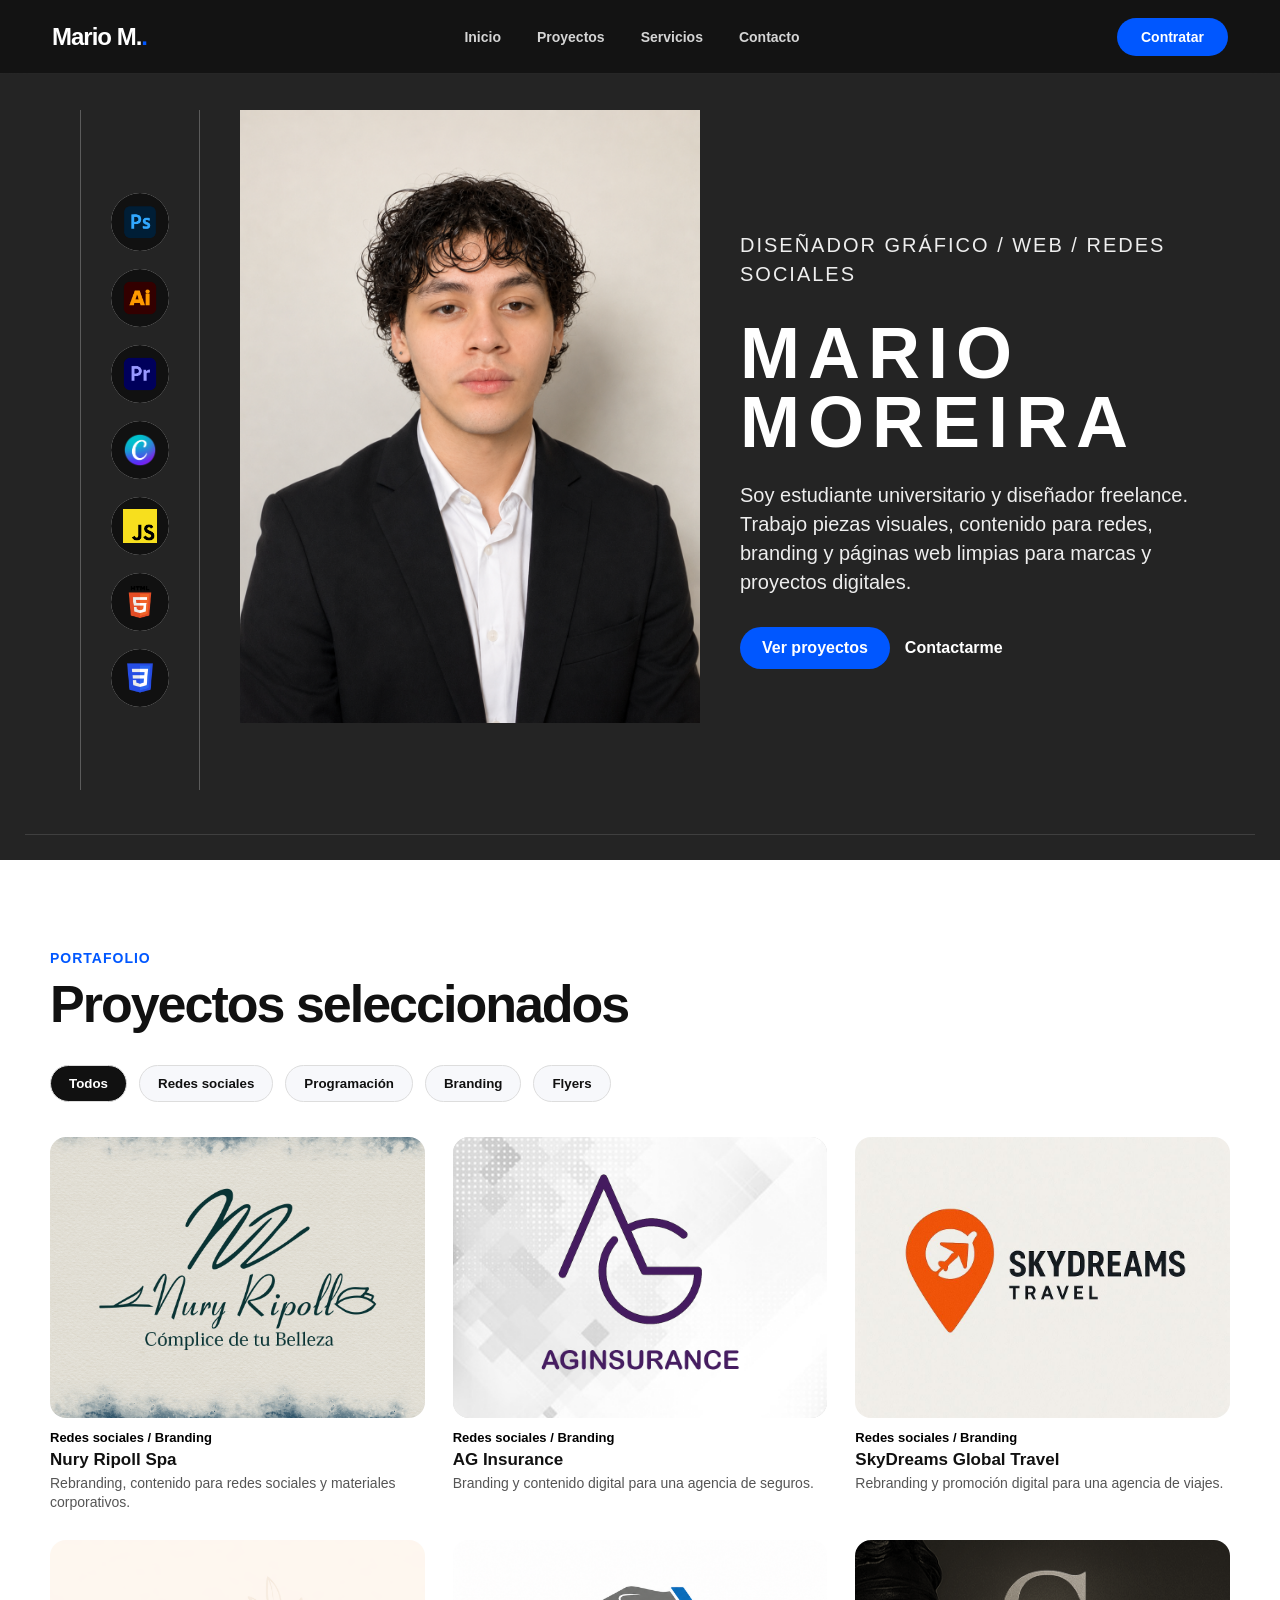
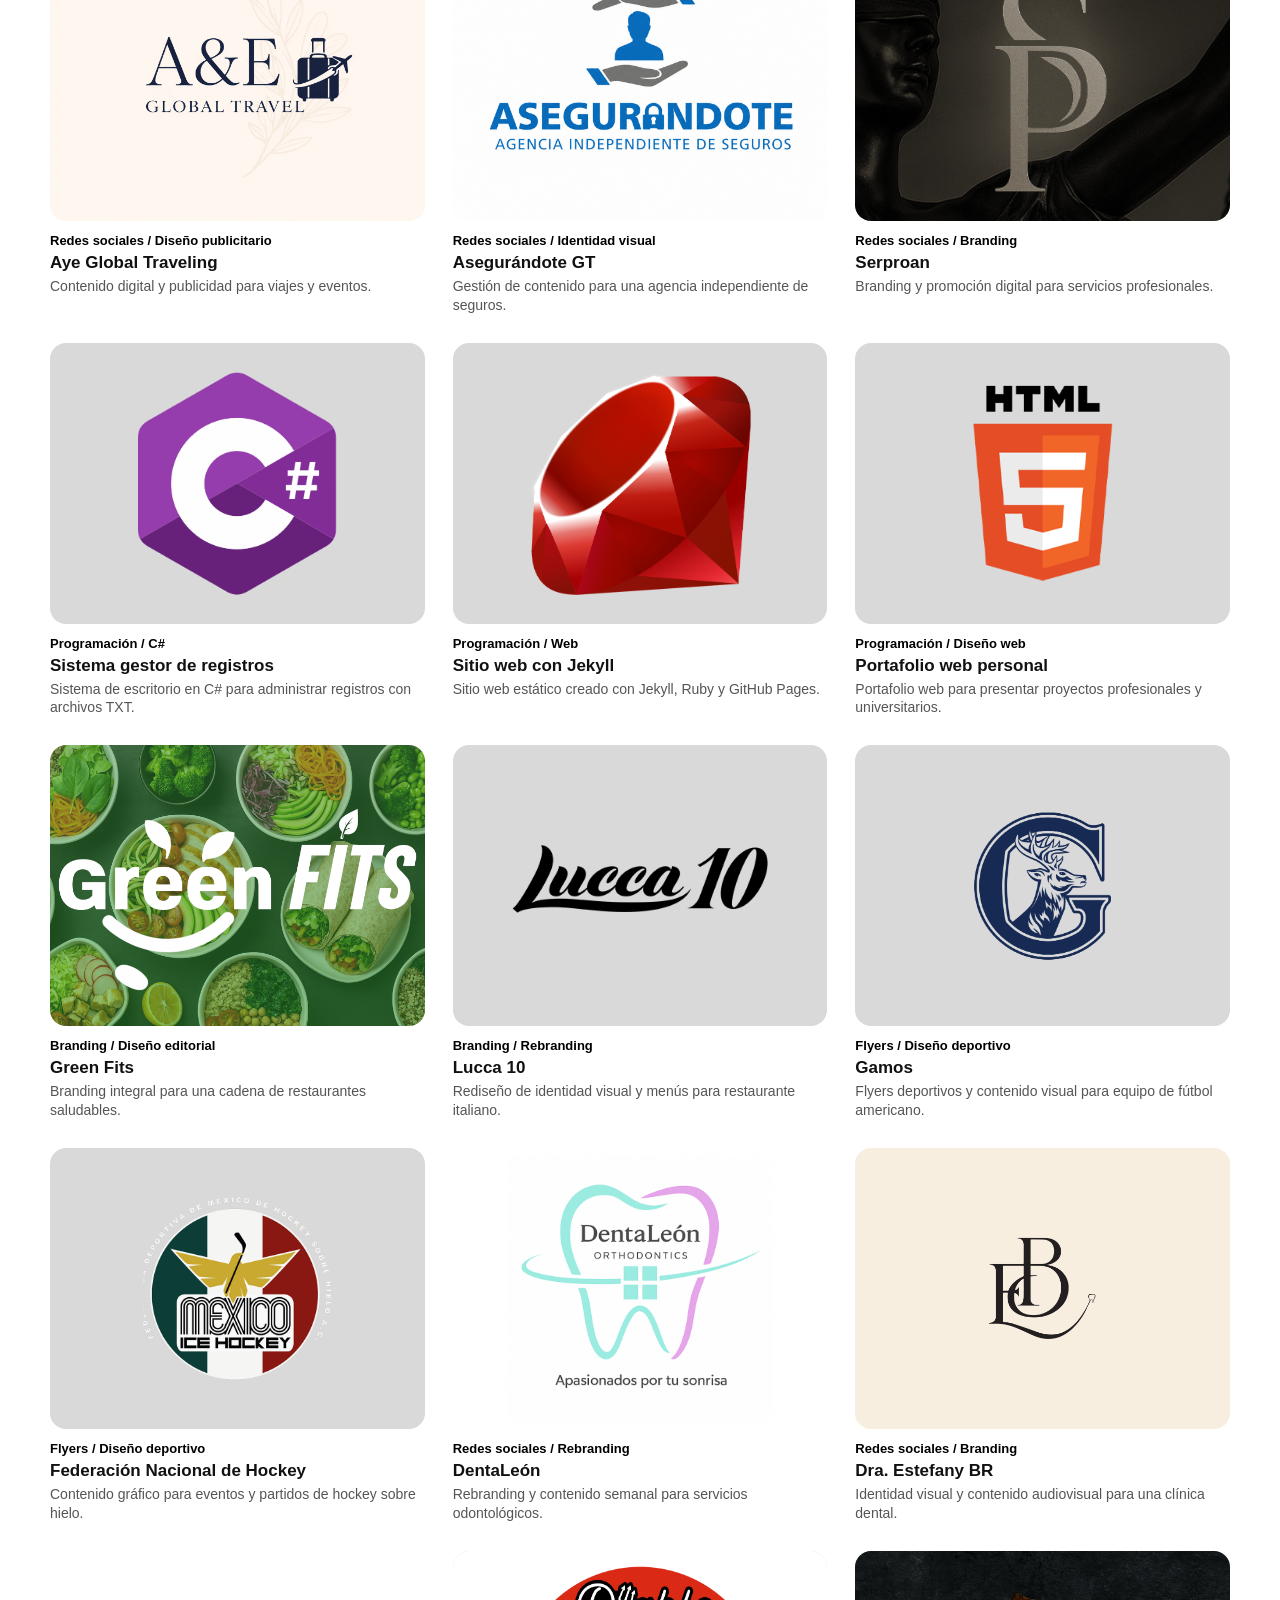
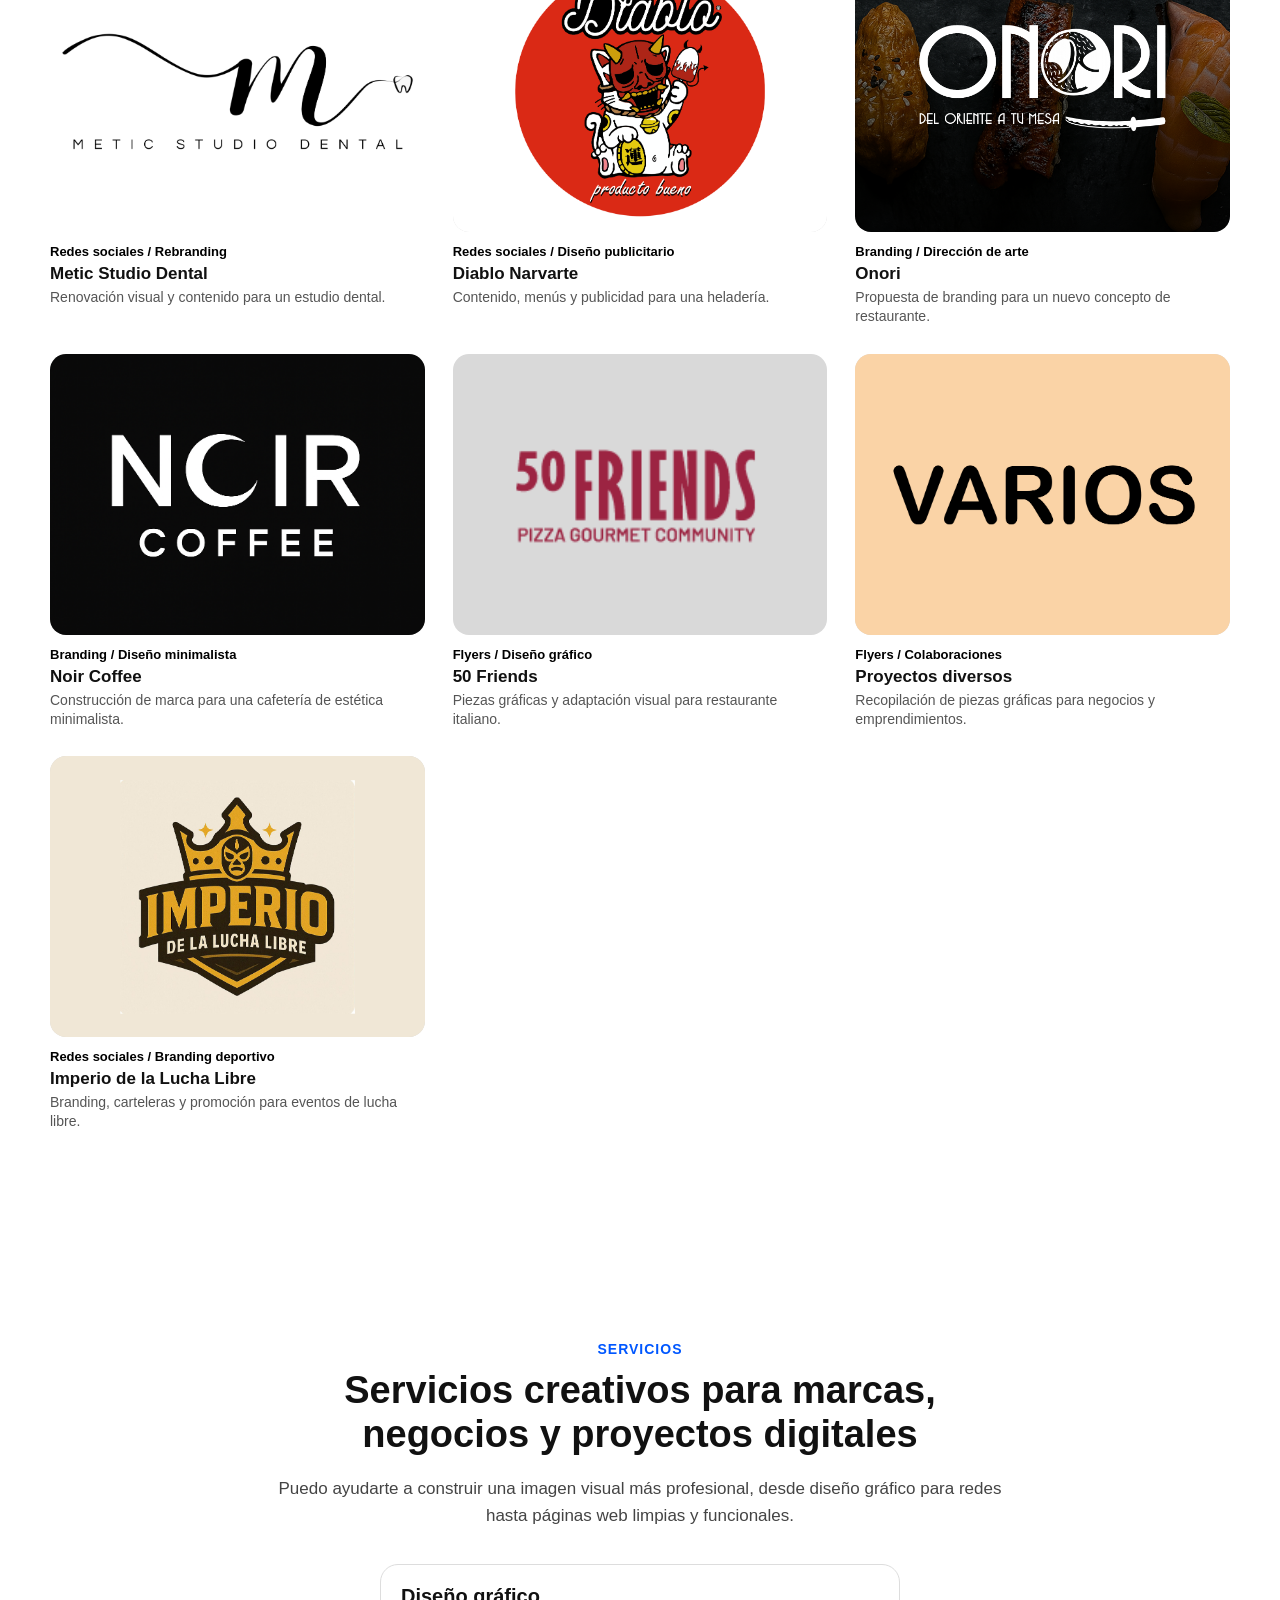
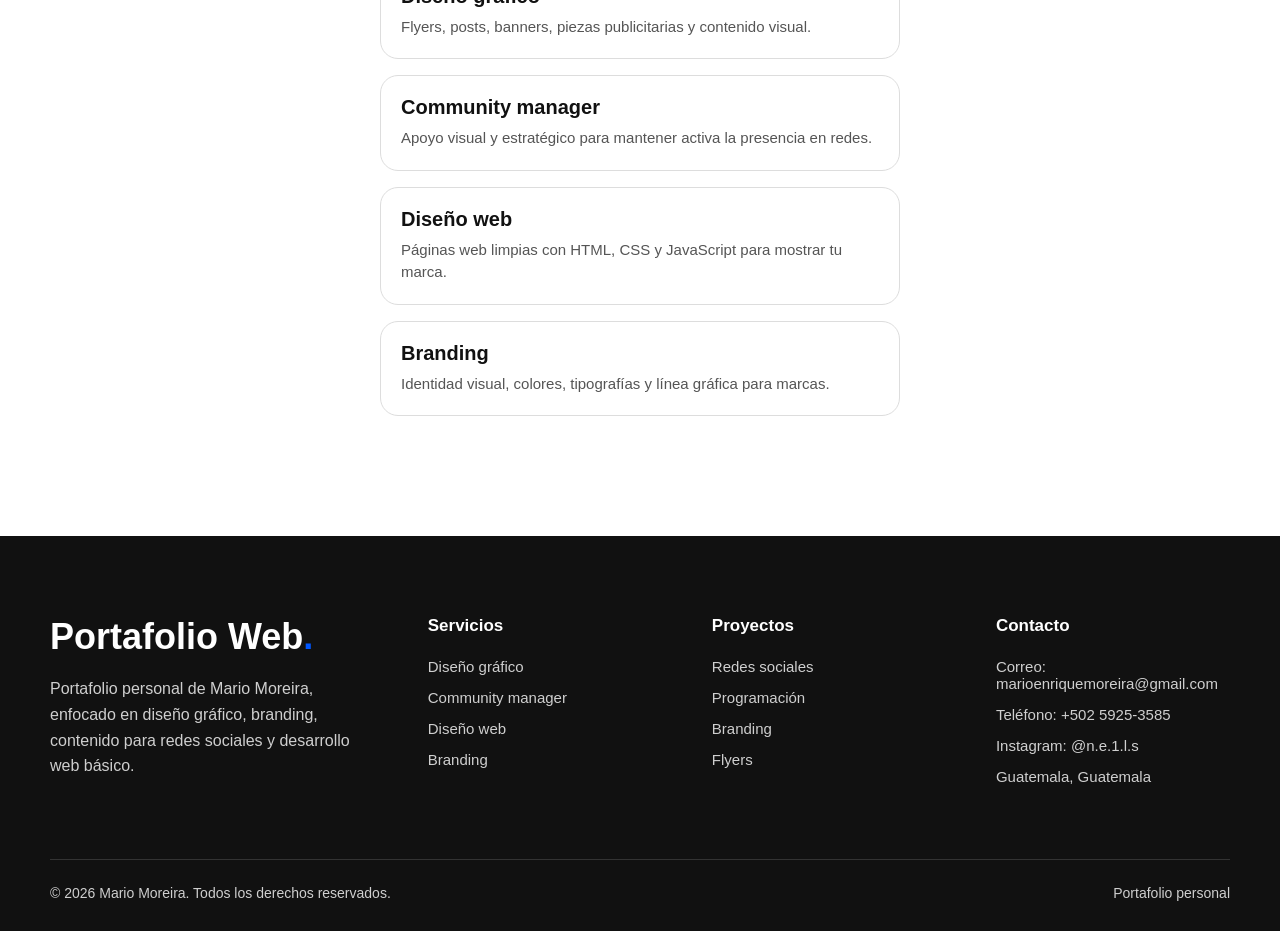
<file: index.html>
<!DOCTYPE html>
<html lang="es">
<head>
    <meta charset="UTF-8">
    <meta name="viewport" content="width=device-width, initial-scale=1.0">
    <title>Portafolio web</title>

    <!-- Conexión con CSS -->
    <link rel="stylesheet" href="css/style.css">

    <!-- Conexión con JavaScript -->
    <script src="js/script.js" defer></script>
</head>
<body>

    <header class="header">
        <div class="logo">
    Mario M.<span>.</span>
</div>

        <nav class="navbar">
            <a href="#inicio">Inicio</a>
            <a href="#proyectos">Proyectos</a>
            <a href="#servicios">Servicios</a>
            <a href="#contacto">Contacto</a>
        </nav>

        <a href="#contacto" class="header-btn">Contratar</a>
    </header>

    <main>

        <!-- HERO SECTION -->
        <section class="hero" id="inicio">

            <div class="hero-skills">

                <div class="skill-pill">
                    <div class="skill-icon">
                        <img src="Assets/icons/photoshop_logo.png" alt="Photoshop">
                    </div>
                    <div class="skill-info">
                        <h4>Photoshop</h4>
                        <p>Manejo básico/intermedio para edición, piezas gráficas y retoque.</p>
                    </div>
                </div>

                <div class="skill-pill">
                    <div class="skill-icon">
                        <img src="Assets/icons/logo_illustrator.png" alt="Illustrator">
                    </div>
                    <div class="skill-info">
                        <h4>Illustrator</h4>
                        <p>Diseño vectorial, logos, branding y elementos gráficos.</p>
                    </div>
                </div>

                <div class="skill-pill">
                    <div class="skill-icon">
                        <img src="Assets/icons/premier_pro_logo.png" alt="Premiere">
                    </div>
                    <div class="skill-info">
                        <h4>Premiere</h4>
                        <p>Edición básica de video para contenido digital y redes sociales.</p>
                    </div>
                </div>

                <div class="skill-pill">
                    <div class="skill-icon">
                        <img src="Assets/icons/canva_logo.png" alt="Canva">
                    </div>
                    <div class="skill-info">
                        <h4>Canva</h4>
                        <p>Diseño gráfico sencillo y rápido para redes sociales y materiales promocionales.</p>
                    </div>
                </div>

                <div class="skill-pill">
                    <div class="skill-icon">
                        <img src="Assets/icons/javascript_logo.png" alt="JavaScript">
                    </div>
                    <div class="skill-info">
                        <h4>JavaScript</h4>
                        <p>Interactividad básica para páginas web y portafolios.</p>
                    </div>
                </div>

                <div class="skill-pill">
                    <div class="skill-icon">
                        <img src="Assets/icons/html_logo.png" alt="HTML">
                    </div>
                    <div class="skill-info">
                        <h4>HTML</h4>
                        <p>Estructura de sitios web, landing pages y proyectos personales.</p>
                    </div>
                </div>

                <div class="skill-pill">
                    <div class="skill-icon">
                        <img src="Assets/icons/css_logo.png" alt="CSS">
                    </div>
                    <div class="skill-info">
                        <h4>CSS</h4>
                        <p>Estilos visuales, responsive design y composición moderna.</p>
                    </div>
                </div>

            </div>

            <div class="hero-image-box">
                <div class="hero-image-placeholder">
                    <img src="Assets/icons/images/mario.png" alt="Foto de Mario Moreira" class="hero-photo">
                </div>
            </div>

            <div class="hero-content">
                <p class="hero-label">Diseñador gráfico / Web / Redes sociales</p>

                <h1>
                    Mario <br>
                    Moreira
                </h1>

                <p>
                    Soy estudiante universitario y diseñador freelance. Trabajo piezas visuales,
                    contenido para redes, branding y páginas web limpias para marcas y proyectos digitales.
                </p>

                <div class="hero-buttons">
                    <a href="#proyectos" class="btn btn-primary">Ver proyectos</a>
                    <a href="#contacto" class="btn btn-secondary">Contactarme</a>
                </div>
            </div>

        </section>

        <!-- SECCIÓN DE PROYECTOS -->
        <section class="projects-section" id="proyectos">

            <div class="section-header">
                <p class="section-subtitle">Portafolio</p>
                <h2>Proyectos seleccionados</h2>
            </div>

            <div class="projects-filters">
                <button class="filter-btn active" data-filter="todos">Todos</button>
                <button class="filter-btn" data-filter="redes">Redes sociales</button>
                <button class="filter-btn" data-filter="programacion">Programación</button>
                <button class="filter-btn" data-filter="branding">Branding</button>
                <button class="filter-btn" data-filter="flyers">Flyers</button>
            </div>

            <div class="projects-grid" id="projectsGrid"></div>

        </section>

        <!-- VENTANA EXPANDIDA DEL PROYECTO -->
        <section class="project-modal" id="projectModal">

            <div class="modal-content">

                <button class="close-modal" id="closeModal">Cerrar</button>

                <div class="modal-header">
                    <p class="section-subtitle">Proyecto destacado</p>
                    <h2 id="modalTitle">Nombre del proyecto</h2>
                    <p id="modalCategory">Categoría del proyecto</p>
                </div>

                <div class="modal-description">
                    <h3>Sobre el proyecto</h3>

                    <p id="modalText">
                        Aquí irá una breve descripción del cliente, qué buscaba la marca,
                        qué piezas se trabajaron y cuál fue el resultado visual logrado.
                    </p>

                    <a href="#" class="modal-link" id="modalLink" target="_blank" rel="noopener noreferrer">
                        Ver cuenta →
                    </a>
                </div>

                <div class="modal-gallery" id="modalGallery"></div>

            </div>

        </section>

        <!-- SECCIÓN SERVICIOS -->
        <section class="services-section" id="servicios">

            <div class="services-content">
                <p class="section-subtitle">Servicios</p>

                <h2>
                    Servicios creativos para marcas,
                    negocios y proyectos digitales
                </h2>

                <p class="services-description">
                    Puedo ayudarte a construir una imagen visual más profesional,
                    desde diseño gráfico para redes hasta páginas web limpias y funcionales.
                </p>

                <div class="services-list">

                    <div class="service-option">
                        <h3>Diseño gráfico</h3>
                        <p>Flyers, posts, banners, piezas publicitarias y contenido visual.</p>
                    </div>

                    <div class="service-option">
                        <h3>Community manager</h3>
                        <p>Apoyo visual y estratégico para mantener activa la presencia en redes.</p>
                    </div>

                    <div class="service-option">
                        <h3>Diseño web</h3>
                        <p>Páginas web limpias con HTML, CSS y JavaScript para mostrar tu marca.</p>
                    </div>

                    <div class="service-option">
                        <h3>Branding</h3>
                        <p>Identidad visual, colores, tipografías y línea gráfica para marcas.</p>
                    </div>

                </div>

            </div>

        </section>

    </main>

    <!-- FOOTER / CONTACTO -->
    <footer class="footer" id="contacto">

        <div class="footer-content">

            <div class="footer-brand">
    <h2>Portafolio Web<span>.</span></h2>
    <p>
        Portafolio personal de Mario Moreira, enfocado en diseño gráfico,
        branding, contenido para redes sociales y desarrollo web básico.
    </p>
</div>

            <div class="footer-column">
                <h3>Servicios</h3>
                <a href="#servicios">Diseño gráfico</a>
                <a href="#servicios">Community manager</a>
                <a href="#servicios">Diseño web</a>
                <a href="#servicios">Branding</a>
            </div>

            <div class="footer-column">
                <h3>Proyectos</h3>
                <a href="#proyectos">Redes sociales</a>
                <a href="#proyectos">Programación</a>
                <a href="#proyectos">Branding</a>
                <a href="#proyectos">Flyers</a>
            </div>

            <div class="footer-column">
                <h3>Contacto</h3>
                <p>Correo: marioenriquemoreira@gmail.com</p>
                <p>Teléfono: +502 5925-3585</p>
                <p>Instagram: @n.e.1.l.s</p>
                <p>Guatemala, Guatemala</p>
            </div>

        </div>

        <div class="footer-bottom">
            <p>© 2026 Mario Moreira. Todos los derechos reservados.</p>
            <p>Portafolio personal</p>
        </div>

    </footer>

</body>
</html>
</file>
<file: css/style.css>
* {
    margin: 0;
    padding: 0;
    box-sizing: border-box;
}

html {
    scroll-behavior: smooth;
}

body {
    font-family: Arial, Helvetica, sans-serif;
    background-color: #f7f8fb;
    color: #111111;
}

/* HEADER */

.header {
    width: 100%;
    height: 74px;

    position: fixed;
    top: 0;
    left: 0;
    z-index: 1000;

    display: flex;
    align-items: center;
    justify-content: space-between;

    padding: 0 52px;

    background-color: rgba(17, 17, 17, 0.82);
    backdrop-filter: blur(14px);
    border-bottom: 1px solid rgba(255, 255, 255, 0.08);
}

.logo {
    font-size: 24px;
    font-weight: 900;
    color: #ffffff;
    letter-spacing: -1px;
}

.logo span {
    color: #0057ff;
}

.navbar {
    display: flex;
    align-items: center;
    gap: 36px;
}

.navbar a {
    text-decoration: none;
    color: #ffffff;
    font-size: 14px;
    font-weight: 700;
    opacity: 0.82;
    transition: 0.25s ease;
}

.navbar a:hover {
    opacity: 1;
    color: #0057ff;
}

.header-btn {
    text-decoration: none;
    background-color: #0057ff;
    color: white;

    padding: 11px 24px;
    border-radius: 999px;

    font-size: 14px;
    font-weight: 800;

    transition: 0.25s ease;
}

.header-btn:hover {
    background-color: #ffffff;
    color: #111111;
}

/* HERO SECTION */

.hero {
    min-height: calc(100vh - 70px);
    background-color: #242424;
    color: white;

    display: grid;
    grid-template-columns: 120px 1fr 1fr;
    align-items: center;
    gap: 40px;

    padding: 110px 80px 70px;
    position: relative;
    overflow: hidden;

    scroll-margin-top: 74px;
}

.hero::before {
    content: "";
    position: absolute;
    inset: 25px;
    border-top: 1px solid rgba(255, 255, 255, 0.12);
    border-bottom: 1px solid rgba(255, 255, 255, 0.12);
    border-left: none;
    border-right: none;
    pointer-events: none;
}

/* SKILL PILLS */

/* SKILL PILLS */

.hero-skills {
    position: relative;
    width: 120px;
    min-width: 120px;
    height: 680px;

    display: flex;
    flex-direction: column;
    align-items: flex-start;
    justify-content: center;

    gap: 18px;
    align-self: start;
    z-index: 10;
    overflow: visible;
}

.hero-skills::before,
.hero-skills::after {
    content: "";
    position: absolute;
    top: 0;
    width: 1px;
    height: 100%;
    background-color: rgba(255, 255, 255, 0.25);
}

.hero-skills::before {
    left: 0;
}

.hero-skills::after {
    right: 0;
}

.skill-pill {
    width: 58px;
    height: 58px;
    border-radius: 40px;
    background-color: #8b8b8b;

    display: flex;
    align-items: center;
    overflow: hidden;

    transition: width 0.35s ease, background-color 0.35s ease;
    cursor: pointer;

    position: relative;
    z-index: 20;

    margin-left: 31px;
    flex-shrink: 0;
}

.skill-pill:hover {
    width: 340px;
    height: 58px;
    background-color: #9a9a9a;
}
.skill-icon {
    min-width: 58px;
    width: 58px;
    height: 58px;
    border-radius: 50%;

    display: flex;
    align-items: center;
    justify-content: center;

    background-color: #111111;
    overflow: hidden;
    flex-shrink: 0;
}

.skill-icon img {
    width: auto !important;
    height: auto !important;
    max-width: 34px;
    max-height: 34px;
    object-fit: contain;
    display: block;
}

.skill-info {
    width: 250px;
    height: 58px;
    padding: 0 16px;

    display: flex;
    flex-direction: column;
    justify-content: center;

    opacity: 0;
    transition: 0.25s ease;
}

.skill-pill:hover .skill-info {
    opacity: 1;
}

.skill-info h4 {
    font-size: 13px;
    margin-bottom: 2px;
    color: white;
    line-height: 1;
}

.skill-info p {
    font-size: 11px;
    color: #eeeeee;
    line-height: 1.15;
    margin: 0;

    display: -webkit-box;
    line-clamp: 2;
    -webkit-line-clamp: 2;
    -webkit-box-orient: vertical;
    overflow: hidden;
}

/* HERO IMAGE */

.hero-image-box {
    width: 100%;
    display: flex;
    justify-content: center;
    align-items: flex-start;

    align-self: start;
    position: relative;
    z-index: 1;
}

.hero-image-placeholder {
    height: 680px;
    width: fit-content;
    max-width: 100%;

    background: transparent;
    border: none;
    box-shadow: none;
    padding: 0;
    overflow: hidden;
    border-radius: 0;

    display: flex;
    justify-content: center;
    align-items: flex-start;
}

.hero-photo {
    height: 100%;
    width: auto;
    max-width: 100%;

    display: block;
    object-fit: contain;
    object-position: center top;
    border-radius: 0;
}

/* HERO CONTENT */

.hero-content {
    align-self: center;
    z-index: 2;
    max-width: 620px;
}

.hero-label {
    color: #cfcfcf;
    font-size: 14px;
    letter-spacing: 2px;
    text-transform: uppercase;
    margin-bottom: 18px;
}

.hero h1 {
    font-size: 72px;
    line-height: 0.95;
    letter-spacing: 8px;
    text-transform: uppercase;
    margin-bottom: 25px;
}

.hero-content p {
    color: #eeeeee;
    font-size: 20px;
    line-height: 1.45;
    margin-bottom: 30px;
}

.hero-buttons {
    display: flex;
    gap: 15px;
}

.btn {
    display: inline-flex;
    align-items: center;
    justify-content: center;
    text-decoration: none;
    font-weight: 800;
    transition: 0.25s ease;
}

.btn-primary {
    background-color: #0057ff;
    color: white;
    padding: 12px 22px;
    border-radius: 999px;
}

.btn-primary:hover {
    background-color: #ffffff;
    color: #111111;
}

.btn-secondary {
    color: white;
    padding: 12px 0;
}

.btn-secondary:hover {
    color: #0057ff;
}

/* PROJECTS SECTION */

.projects-section {
    width: 100%;
    background-color: #ffffff;
    padding: 90px 50px;
    scroll-margin-top: 74px;
}

.section-header {
    max-width: 1200px;
    margin: 0 auto 35px;
}

.section-header h2 {
    font-size: 52px;
    line-height: 1;
    letter-spacing: -2px;
    margin-bottom: 18px;
}

.section-subtitle {
    color: #0057ff;
    font-size: 14px;
    font-weight: 800;
    text-transform: uppercase;
    letter-spacing: 1px;
    margin-bottom: 12px;
}

/* FILTROS */

.projects-filters {
    max-width: 1200px;
    margin: 0 auto 35px;

    display: flex;
    gap: 12px;
    flex-wrap: wrap;
}

.filter-btn {
    border: 1px solid #dddddd;
    background-color: #f7f8fb;
    color: #111111;
    padding: 10px 18px;
    border-radius: 25px;
    font-weight: 700;
    cursor: pointer;
}

.filter-btn.active {
    background-color: #111111;
    color: white;
}

/* GRID DE PROYECTOS */

.projects-grid {
    width: 100%;
    max-width: 1200px;
    margin: 0 auto;

    display: grid;
    grid-template-columns: repeat(3, minmax(0, 1fr));
    gap: 28px;
    align-items: start;
}

.project-card {
    width: 100%;
    min-width: 0;
    display: block;
    cursor: pointer;
}

.project-image {
    width: 100%;
    height: 260px;
    border-radius: 16px;
    overflow: hidden;
    background-color: #d9d9d9;
    margin-bottom: 12px;

    transition: transform 0.3s ease, box-shadow 0.3s ease;
}

.project-card:hover .project-image {
    transform: translateY(-6px);
    box-shadow: 0 18px 35px rgba(0, 0, 0, 0.18);
}

.project-image img {
    width: 100%;
    height: 100%;
    object-fit: cover;
    object-position: center;
    display: block;
}

.project-info {
    width: 100%;
}

.project-info span {
    display: block;
    color: #000000;
    font-size: 13px;
    font-weight: 800;
    margin-bottom: 5px;
}

.project-info h3 {
    font-size: 17px;
    margin-bottom: 4px;
}

.project-info p {
    color: #555555;
    font-size: 14px;
    line-height: 1.35;
}

/* MODAL / PROYECTO EXPANDIDO */

.project-modal {
    display: none;
    position: fixed;
    z-index: 1001;

    top: 0;
    left: 0;
    width: 100%;
    height: 100%;

    background-color: rgba(0, 0, 0, 0.75);
    overflow-y: auto;
    padding: 40px 20px;
}

.project-modal.active {
    display: block;
}

.modal-content {
    background-color: #ffffff;
    max-width: 1050px;
    margin: 0 auto;
    border-radius: 22px;
    padding: 45px;
}

.close-modal {
    border: none;
    background-color: #111111;
    color: white;
    padding: 10px 18px;
    border-radius: 20px;
    font-weight: 700;
    cursor: pointer;
    margin-bottom: 35px;
}

.modal-header h2 {
    font-size: 48px;
    letter-spacing: -2px;
    margin-bottom: 10px;
}

.modal-header p {
    color: #555555;
    font-size: 17px;
}

.modal-description {
    margin: 40px 0;
}

.modal-description h3 {
    font-size: 24px;
    margin-bottom: 12px;
}

.modal-description p {
    color: #444444;
    font-size: 17px;
    line-height: 1.6;
}

.modal-link {
    display: inline-flex;
    margin-top: 18px;
    padding: 12px 20px;

    background-color: #111111;
    color: #ffffff;
    text-decoration: none;

    border-radius: 999px;
    font-size: 14px;
    font-weight: 800;

    transition: 0.25s ease;
}

.modal-link:hover {
    background-color: #0057ff;
}

.modal-gallery {
    display: grid;
    grid-template-columns: repeat(2, 1fr);
    gap: 22px;
    align-items: start;
}

.gallery-image {
    width: 100%;
    height: auto;
    max-height: 520px;
    object-fit: contain;
    border-radius: 18px;
    display: block;
}

/* SERVICES SECTION */

.services-section {
    background-color: #ffffff;
    padding: 120px 20px;
    text-align: center;
    scroll-margin-top: 74px;
}

.services-content {
    max-width: 760px;
    margin: 0 auto;
}

.services-content h2 {
    font-size: 38px;
    line-height: 1.15;
    margin-bottom: 18px;
}

.services-description {
    color: #444444;
    font-size: 17px;
    line-height: 1.6;
    margin-bottom: 35px;
}

.services-list {
    display: grid;
    gap: 16px;
    max-width: 520px;
    margin: 0 auto;
}

.service-option {
    border: 1px solid #dddddd;
    border-radius: 18px;
    padding: 20px;
    text-align: left;
    background-color: #ffffff;
    transition: 0.3s ease;
}

.service-option:hover {
    transform: translateY(-4px);
    box-shadow: 0 14px 35px rgba(0, 0, 0, 0.08);
}

.service-option h3 {
    font-size: 20px;
    margin-bottom: 8px;
}

.service-option p {
    color: #555555;
    font-size: 15px;
    line-height: 1.5;
}

/* FOOTER */

.footer {
    background-color: #111111;
    color: #ffffff;
    padding: 80px 50px 30px;
}

.footer-content {
    max-width: 1200px;
    margin: 0 auto;

    display: grid;
    grid-template-columns: 1.4fr 1fr 1fr 1fr;
    gap: 50px;
}

.footer-brand h2 {
    font-size: 36px;
    margin-bottom: 18px;
}

.footer-brand h2 span {
    color: #0057ff;
}

.footer-brand p {
    color: #cfcfcf;
    line-height: 1.6;
    max-width: 330px;
}

.footer-column h3 {
    font-size: 17px;
    margin-bottom: 22px;
}

.footer-column a,
.footer-column p {
    display: block;
    color: #cfcfcf;
    text-decoration: none;
    margin-bottom: 14px;
    font-size: 15px;
}

.footer-column a:hover {
    color: #ffffff;
}

.footer-bottom {
    max-width: 1200px;
    margin: 60px auto 0;
    padding-top: 25px;
    border-top: 1px solid #333333;

    display: flex;
    justify-content: space-between;
    gap: 20px;
}

.footer-bottom p {
    color: #cfcfcf;
    font-size: 14px;
}

/* RESPONSIVE - TABLET */

@media (max-width: 1024px) {
    .hero {
        grid-template-columns: 90px 1fr;
        padding: 110px 40px 60px;
        gap: 30px;
    }

    .hero-skills {
        width: 90px;
        min-width: 90px;
        height: 520px;
    }

    .hero-image-box {
        height: auto;
        justify-content: center;
        margin: 0 0 20px;
    }

    .hero-image-placeholder {
        width: 300px;
        height: 300px;
        border-radius: 50%;
    }

    .hero-photo {
        width: 100%;
        height: 100%;
        object-fit: cover;
        object-position: center 20%;
    }

    .hero-content {
        grid-column: 2;
        max-width: 100%;
    }

    .hero h1 {
        font-size: 52px;
        letter-spacing: 4px;
    }

    .projects-grid {
        grid-template-columns: repeat(2, minmax(0, 1fr));
    }

    .footer-content {
        grid-template-columns: 1fr 1fr;
        gap: 30px 40px;
    }
}

/* RESPONSIVE - MOBILE */

@media (max-width: 768px) {
    .header {
        height: auto;
        flex-wrap: wrap;
        align-items: center;
        padding: 14px 20px 10px;
        gap: 10px 16px;
        row-gap: 8px;
    }

    .logo {
        font-size: 20px;
        order: 1;
    }

    .header-btn {
        order: 2;
        padding: 8px 16px;
        font-size: 13px;
    }

    .navbar {
        order: 3;
        width: 100%;
        justify-content: center;
        flex-wrap: wrap;
        gap: 10px 20px;
        padding-top: 6px;
        border-top: 1px solid rgba(255, 255, 255, 0.08);
    }

    .navbar a {
        font-size: 13px;
    }

    .hero {
        display: flex;
        flex-direction: column;
        align-items: center;
        text-align: center;
        padding: 150px 24px 50px;
        gap: 24px;
    }

    .hero::before {
        inset: 15px;
    }

    .hero-image-box {
        order: 1;
    }

    .hero-image-placeholder {
        width: 280px;
        height: 280px;
        border-radius: 50%;
    }

    .hero-photo {
        width: 100%;
        height: 100%;
        object-fit: cover;
        object-position: center 20%;
    }

    .hero-skills {
        order: 2;
        width: 100%;
        min-width: 0;
        height: auto;
        max-width: 340px;

        display: grid;
        grid-template-columns: repeat(4, 1fr);
        gap: 20px 14px;
        justify-items: center;
    }

    .hero-skills::before,
    .hero-skills::after {
        display: none;
    }

    .skill-pill {
        width: 56px;
        height: auto;
        flex-direction: column;
        background: none;
        overflow: visible;
        gap: 4px;
    }

    .skill-pill:hover {
        width: 56px;
        margin-right: 0;
        background: none;
    }

    .skill-icon {
        width: 56px;
        height: 56px;
    }

    .skill-info {
        opacity: 1;
        position: static;
        width: auto;
        height: auto;
        padding: 0;
        text-align: center;
    }

    .skill-info h4 {
        font-size: 10px;
        margin: 0;
    }

    .skill-info p {
        display: none;
    }

    .hero-content {
        order: 3;
    }

    .hero h1 {
        font-size: 40px;
        letter-spacing: 2px;
    }

    .hero-content p {
        font-size: 16px;
    }

    .hero-buttons {
        flex-wrap: wrap;
        justify-content: center;
    }

    .projects-section {
        padding: 60px 20px;
    }

    .section-header h2 {
        font-size: 34px;
    }

    .projects-grid {
        grid-template-columns: 1fr;
    }

    .modal-content {
        padding: 24px;
        border-radius: 14px;
    }

    .modal-header h2 {
        font-size: 30px;
    }

    .modal-gallery {
        grid-template-columns: 1fr;
    }

    .services-section {
        padding: 70px 20px;
    }

    .services-content h2 {
        font-size: 28px;
    }

    .footer {
        padding: 60px 24px 24px;
    }

    .footer-content {
        grid-template-columns: 1fr;
        gap: 30px;
    }

    .footer-bottom {
        flex-direction: column;
        text-align: center;
    }
}

/* RESPONSIVE - MOBILE PEQUEÑO */

@media (max-width: 480px) {
    .hero h1 {
        font-size: 32px;
    }

    .skill-pill,
    .skill-icon {
        width: 46px;
        height: 46px;
    }

    .skill-icon img {
        max-width: 26px;
        max-height: 26px;
    }

    .section-header h2 {
        font-size: 26px;
    }

    .modal-header h2 {
        font-size: 24px;
    }
}

/* RESPONSIVE - CELULARES MUY ANGOSTOS */

@media (max-width: 380px) {
    .navbar {
        gap: 8px 14px;
    }

    .navbar a {
        font-size: 12px;
    }

    .logo {
        font-size: 18px;
    }
}
/* ===================================================== */
/* RESPONSIVE FINAL + FIX BEHANCE */
/* PEGAR HASTA ABAJO DEL STYLE.CSS */
/* ===================================================== */

/* Cards tipo Behance */
.project-card {
    width: 100%;
    min-width: 0;
}

.project-image {
    width: 100%;
    aspect-ratio: 4 / 3;
    height: auto !important;
    border-radius: 16px;
    overflow: hidden;
    background-color: #d9d9d9;
    margin-bottom: 12px;
}

.project-image img {
    width: 100%;
    height: 100%;
    object-fit: cover;
    object-position: center;
    display: block;
}

/* Galería del modal tipo Behance */
.modal-gallery {
    display: block !important;
    columns: 2 360px;
    column-gap: 24px;
}

.gallery-image {
    width: 100% !important;
    height: auto !important;
    max-height: none !important;
    object-fit: contain !important;
    object-position: center !important;
    display: block;
    border-radius: 18px;
    margin-bottom: 24px;
    break-inside: avoid;
    background-color: #f1f1f1;
}

/* Laptop mediana */
@media (max-width: 1180px) {
    .header {
        padding: 0 36px;
    }

    .navbar {
        gap: 24px;
    }

    .hero {
        grid-template-columns: 100px 1fr 1fr;
        gap: 28px;
        padding: 105px 45px 65px;
    }

    .hero h1 {
        font-size: 60px;
        letter-spacing: 5px;
    }

    .hero-content p {
        font-size: 18px;
    }

    .hero-image-placeholder {
        height: 580px;
    }

    .projects-grid {
        grid-template-columns: repeat(3, minmax(0, 1fr));
        gap: 24px;
    }
}

/* Tablet */
@media (max-width: 1024px) {
    .header {
        padding: 0 30px;
    }

    .navbar {
        gap: 20px;
    }

    .hero {
        grid-template-columns: 90px 1fr;
        align-items: center;
        padding: 105px 40px 60px;
        gap: 32px;
    }

    .hero-skills {
        width: 90px;
        min-width: 90px;
        height: 520px;
        align-self: start;
    }

    .skill-pill {
        margin-left: 16px;
    }

    .skill-pill:hover {
        width: 300px;
    }

    .skill-info {
        width: 230px;
    }

    .hero-image-box {
        justify-content: center;
        align-self: start;
    }

    .hero-image-placeholder {
        width: 330px;
        height: 330px;
        border-radius: 50%;
    }

    .hero-photo {
        width: 100%;
        height: 100%;
        object-fit: cover;
        object-position: center 20%;
    }

    .hero-content {
        grid-column: 2;
        max-width: 100%;
    }

    .hero h1 {
        font-size: 52px;
        letter-spacing: 4px;
    }

    .hero-content p {
        font-size: 17px;
    }

    .projects-section {
        padding: 75px 36px;
    }

    .section-header h2 {
        font-size: 44px;
    }

    .projects-grid {
        grid-template-columns: repeat(2, minmax(0, 1fr));
        gap: 26px;
    }

    .modal-content {
        max-width: 860px;
        padding: 36px;
    }

    .modal-header h2 {
        font-size: 40px;
    }

    .footer-content {
        grid-template-columns: repeat(2, minmax(0, 1fr));
        gap: 36px;
    }
}

/* Celular */
@media (max-width: 768px) {
    .header {
        height: auto;
        min-height: 74px;
        flex-wrap: wrap;
        align-items: center;
        justify-content: center;
        padding: 14px 20px 12px;
        gap: 10px 16px;
    }

    .logo {
        order: 1;
        font-size: 21px;
        margin-right: auto;
    }

    .header-btn {
        order: 2;
        padding: 8px 16px;
        font-size: 13px;
        margin-left: auto;
    }

    .navbar {
        order: 3;
        width: 100%;
        justify-content: center;
        flex-wrap: wrap;
        gap: 10px 18px;
        padding-top: 8px;
    }

    .navbar a {
        font-size: 13px;
    }

    .hero {
        min-height: auto;
        display: flex;
        flex-direction: column;
        align-items: center;
        text-align: center;
        padding: 155px 22px 55px;
        gap: 24px;
    }

    .hero::before {
        inset: 16px;
    }

    .hero-image-box {
        order: 1;
        width: 100%;
        justify-content: center;
        align-items: center;
    }

    .hero-image-placeholder {
        width: 280px;
        height: 280px;
        border-radius: 50%;
    }

    .hero-photo {
        width: 100%;
        height: 100%;
        object-fit: cover;
        object-position: center 20%;
    }

    .hero-skills {
        order: 2;
        width: 100%;
        min-width: 0;
        height: auto;
        max-width: 360px;
        display: grid;
        grid-template-columns: repeat(4, 1fr);
        gap: 16px 12px;
        justify-items: center;
        align-items: start;
        align-self: center;
    }

    .hero-skills::before,
    .hero-skills::after {
        display: none;
    }

    .skill-pill {
        width: 58px;
        height: auto;
        margin-left: 0;
        background: transparent;
        overflow: visible;
        flex-direction: column;
        align-items: center;
        gap: 6px;
    }

    .skill-pill:hover {
        width: 58px;
        height: auto;
        background: transparent;
    }

    .skill-icon {
        min-width: 54px;
        width: 54px;
        height: 54px;
    }

    .skill-icon img {
        max-width: 30px;
        max-height: 30px;
    }

    .skill-info {
        width: auto;
        height: auto;
        padding: 0;
        opacity: 1;
        text-align: center;
    }

    .skill-info h4 {
        font-size: 10px;
        margin: 0;
        line-height: 1.1;
    }

    .skill-info p {
        display: none;
    }

    .hero-content {
        order: 3;
        max-width: 100%;
    }

    .hero-label {
        font-size: 11px;
        letter-spacing: 1.4px;
        margin-bottom: 14px;
    }

    .hero h1 {
        font-size: 42px;
        letter-spacing: 2px;
        line-height: 1;
        margin-bottom: 18px;
    }

    .hero-content p {
        font-size: 16px;
        line-height: 1.55;
        margin-bottom: 24px;
    }

    .hero-buttons {
        justify-content: center;
        flex-wrap: wrap;
        gap: 12px;
    }

    .btn {
        width: 100%;
        max-width: 220px;
        text-align: center;
        justify-content: center;
    }

    .projects-section {
        padding: 64px 20px;
    }

    .section-header {
        text-align: center;
        margin-bottom: 28px;
    }

    .section-header h2 {
        font-size: 34px;
        letter-spacing: -1px;
        line-height: 1.05;
    }

    .projects-filters {
        justify-content: center;
        gap: 10px;
        margin-bottom: 30px;
    }

    .filter-btn {
        padding: 9px 14px;
        font-size: 13px;
    }

    .projects-grid {
        grid-template-columns: 1fr;
        gap: 30px;
    }

    .project-info h3 {
        font-size: 19px;
    }

    .project-info p {
        font-size: 14px;
    }

    .project-modal {
        padding: 22px 14px;
    }

    .modal-content {
        padding: 24px;
        border-radius: 18px;
    }

    .close-modal {
        margin-bottom: 24px;
    }

    .modal-header h2 {
        font-size: 30px;
        letter-spacing: -1px;
    }

    .modal-description {
        margin: 28px 0;
    }

    .modal-description h3 {
        font-size: 21px;
    }

    .modal-description p {
        font-size: 15px;
        line-height: 1.6;
    }

    .modal-gallery {
        columns: 1 !important;
        column-gap: 0;
    }

    .gallery-image {
        margin-bottom: 18px;
    }

    .services-section {
        padding: 70px 20px;
    }

    .services-content h2 {
        font-size: 30px;
    }

    .services-description {
        font-size: 15px;
    }

    .services-list {
        max-width: 100%;
    }

    .service-option {
        padding: 18px;
    }

    .footer {
        padding: 58px 24px 26px;
    }

    .footer-content {
        grid-template-columns: 1fr;
        gap: 30px;
        text-align: center;
    }

    .footer-brand p {
        margin: 0 auto;
    }

    .footer-bottom {
        margin-top: 40px;
        flex-direction: column;
        align-items: center;
        text-align: center;
    }
}

/* Celular pequeño */
@media (max-width: 480px) {
    .header {
        padding: 12px 16px 10px;
    }

    .logo {
        font-size: 19px;
    }

    .header-btn {
        padding: 7px 13px;
        font-size: 12px;
    }

    .navbar {
        gap: 8px 13px;
    }

    .navbar a {
        font-size: 12px;
    }

    .hero {
        padding: 145px 18px 48px;
    }

    .hero-image-placeholder {
        width: 230px;
        height: 230px;
    }

    .hero-skills {
        max-width: 300px;
        gap: 14px 10px;
    }

    .skill-icon {
        min-width: 46px;
        width: 46px;
        height: 46px;
    }

    .skill-icon img {
        max-width: 25px;
        max-height: 25px;
    }

    .skill-info h4 {
        font-size: 9px;
    }

    .hero h1 {
        font-size: 34px;
    }

    .hero-content p {
        font-size: 15px;
    }

    .section-header h2 {
        font-size: 29px;
    }

    .projects-section {
        padding: 56px 16px;
    }

    .modal-content {
        padding: 20px;
    }

    .modal-header h2 {
        font-size: 25px;
    }

    .services-content h2 {
        font-size: 26px;
    }
}

/* Celular muy angosto */
@media (max-width: 380px) {
    .hero-image-placeholder {
        width: 205px;
        height: 205px;
    }

    .hero h1 {
        font-size: 30px;
    }

    .projects-filters {
        gap: 8px;
    }

    .filter-btn {
        padding: 8px 11px;
        font-size: 12px;
    }
}
</file>
